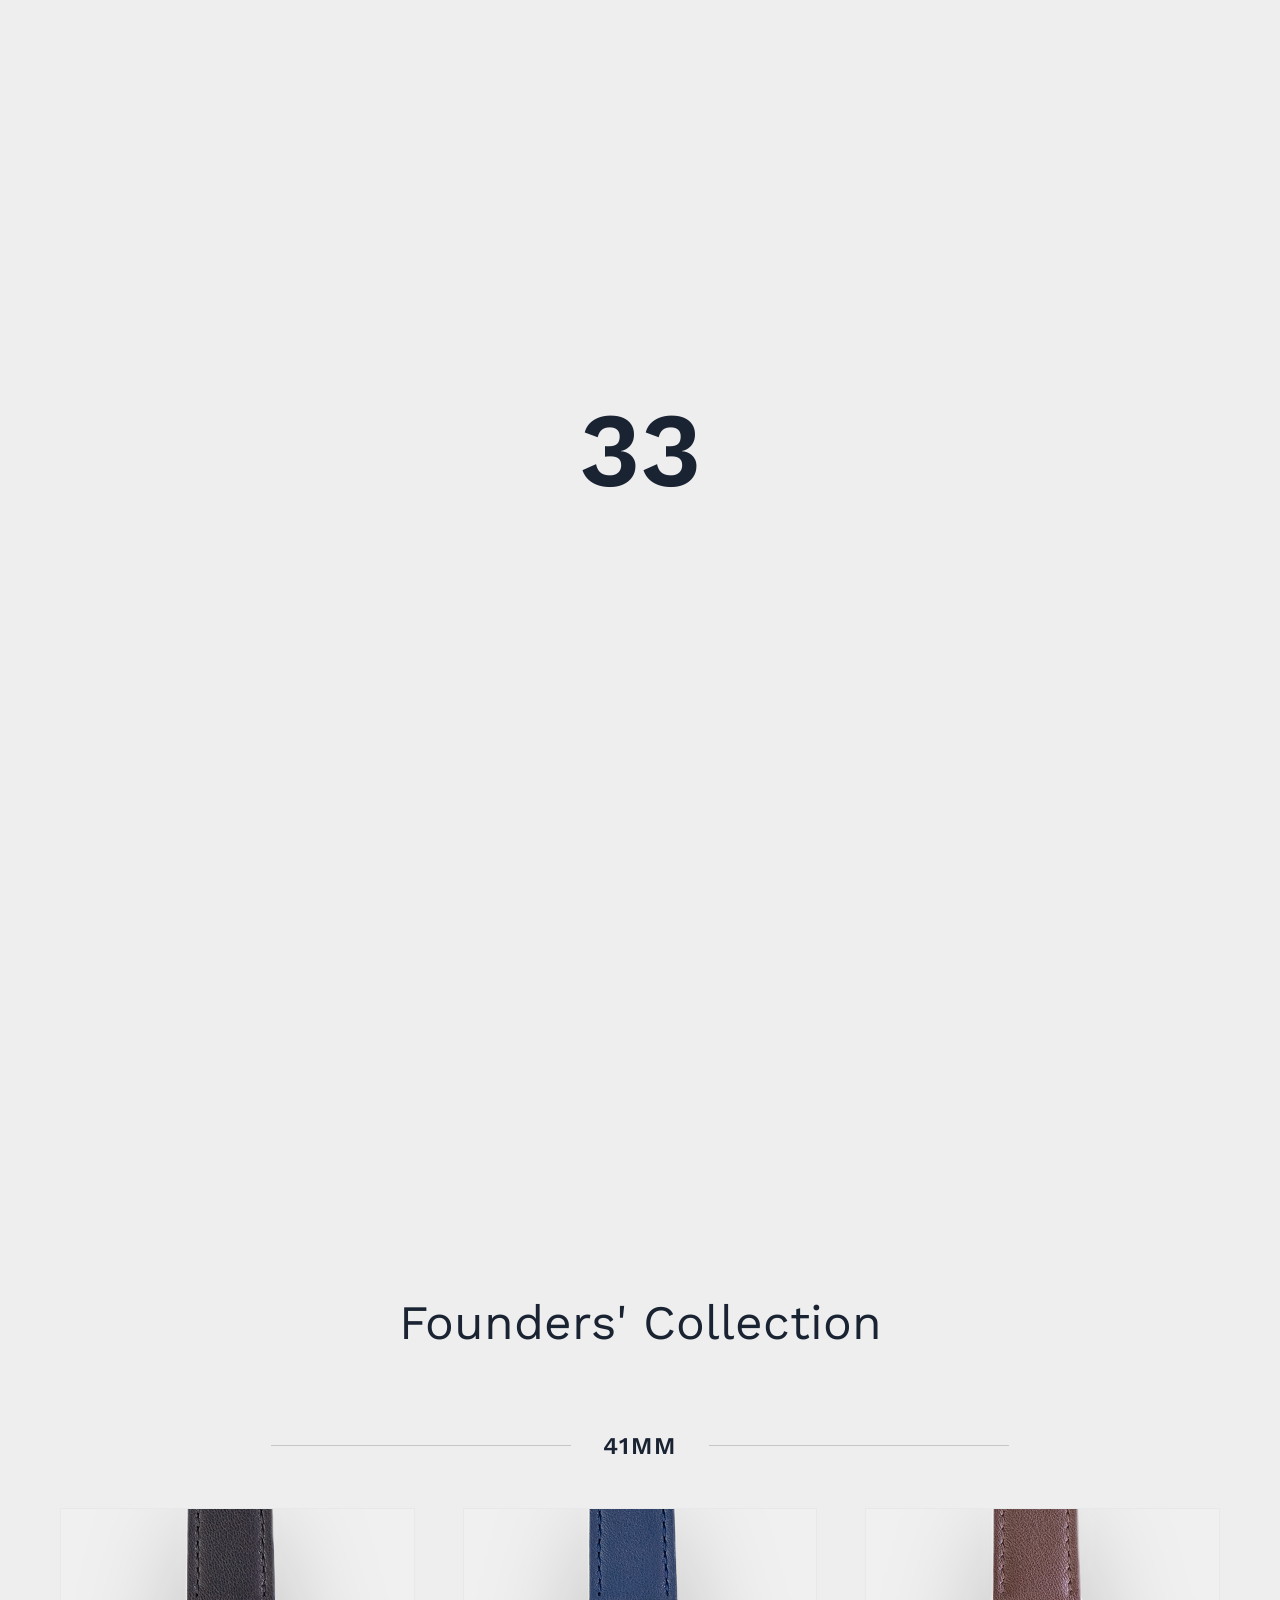
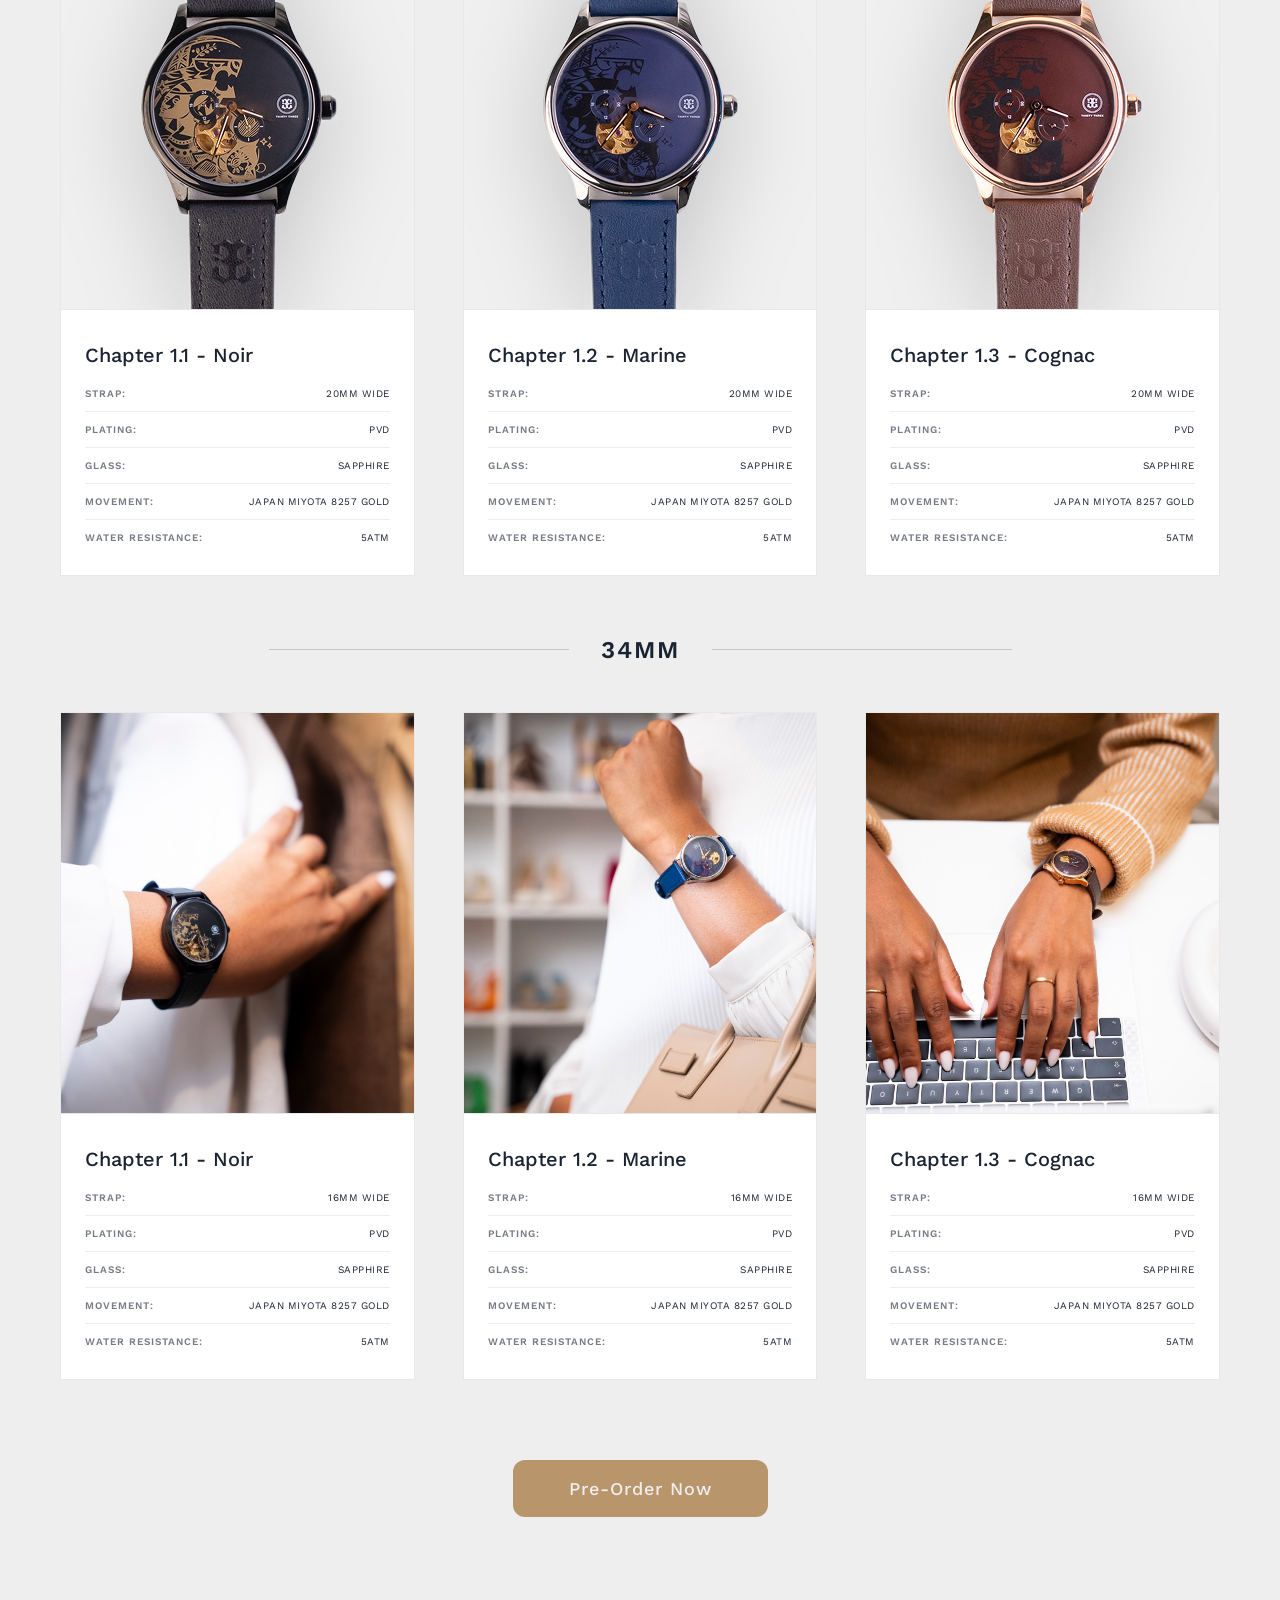
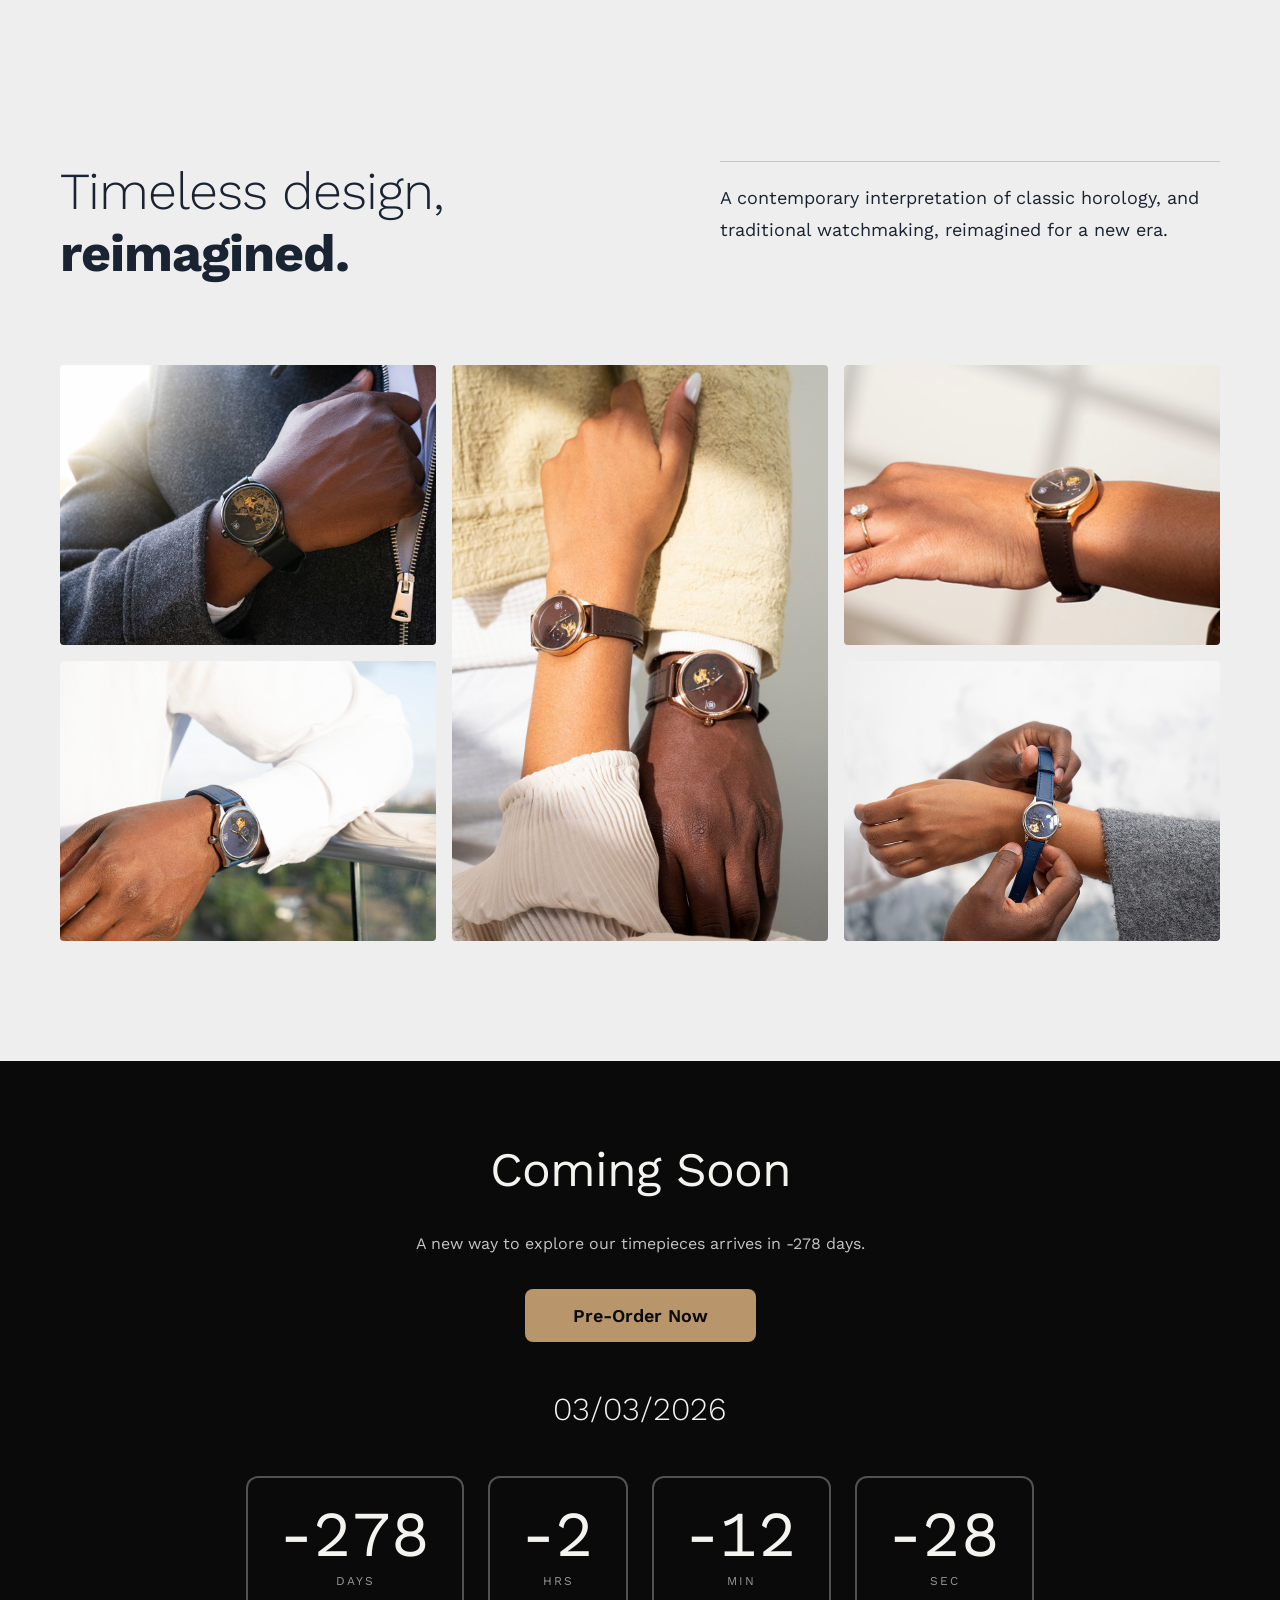
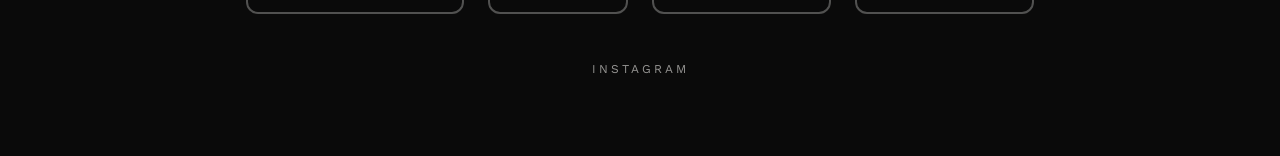
<file: index.html>
<!doctype html>
<html lang="en">
  <head>
    <meta charset="UTF-8" />
    <meta name="viewport" content="width=device-width, initial-scale=1.0" />

    <title>
      ThirtyThree Collection | Luxury African Timepieces | Mechanical Watches
    </title>
    <meta
      name="title"
      content="ThirtyThree Collection | Luxury African Timepieces | Mechanical Watches"
    />
    <meta
      name="description"
      content="Discover ThirtyThree Collection - Premium mechanical watches blending African craftsmanship with Swiss precision. Entry-luxury timepieces inspired by heritage and designed for the modern individual."
    />
    <meta
      name="keywords"
      content="luxury watches, African watches, mechanical watches, skeleton watches, ThirtyThree Collection, entry luxury timepieces, watch brand Kenya, watch brand Africa"
    />
    <meta name="author" content="ThirtyThree Collection" />
    <meta name="robots" content="index, follow" />

    <link rel="canonical" href="https://thirtythreecollection.com/" />

    <meta property="og:type" content="website" />
    <meta property="og:url" content="https://thirtythreecollection.com/" />
    <meta
      property="og:title"
      content="ThirtyThree Collection | Luxury African Timepieces"
    />
    <meta
      property="og:description"
      content="Premium mechanical watches blending African craftsmanship with Swiss precision. Timeless design, exceptional quality."
    />
    <meta
      property="og:image"
      content="https://thirtythreecollection.com/Assets/og-image.jpg"
    />
    <meta property="og:image:width" content="1200" />
    <meta property="og:image:height" content="630" />
    <meta property="og:site_name" content="ThirtyThree Collection" />
    <meta property="og:locale" content="en_US" />

    <meta property="twitter:card" content="summary_large_image" />
    <meta property="twitter:url" content="https://thirtythreecollection.com/" />
    <meta
      property="twitter:title"
      content="ThirtyThree Collection | Luxury African Timepieces"
    />
    <meta
      property="twitter:description"
      content="Premium mechanical watches blending African craftsmanship with Swiss precision. Timeless design, exceptional quality."
    />
    <meta
      property="twitter:image"
      content="https://thirtythreecollection.com/Assets/og-image.jpg"
    />
    <meta name="twitter:creator" content="@thirtythreecollection" />

    <meta name="theme-color" content="#0a0a0a" />
    <meta name="format-detection" content="telephone=no" />

    <link
      rel="icon"
      type="image/x-icon"
      href="./Assets/Logomark - Black-1.png"
    />
    <link rel="apple-touch-icon" href="/Assets/apple-touch-icon.png" />

    <link rel="preconnect" href="https://fonts.googleapis.com" />
    <link rel="preconnect" href="https://fonts.gstatic.com" crossorigin />

    <link rel="stylesheet" href="style.css" />

    <script type="application/ld+json">
      {
        "@context": "https://schema.org",
        "@type": "Organization",
        "name": "ThirtyThree Collection",
        "url": "https://thirtythreecollection.com",
        "logo": "https://thirtythreecollection.com/Assets/Brand Logo - Black-1.svg",
        "description": "Luxury mechanical watches blending African craftsmanship with Swiss precision",
        "foundingDate": "2022",
        "founders": [
          {
            "@type": "Person",
            "name": "Georgie"
          }
        ],
        "sameAs": [
          "https://www.instagram.com/thirtythreecollection",
          "https://www.facebook.com/thirtythreecollection",
          "https://twitter.com/thirtythreecollection"
        ],
        "contactPoint": {
          "@type": "ContactPoint",
          "contactType": "Customer Service",
          "email": "info@thirtythreecollection.com"
        }
      }
    </script>
  </head>
  <body>
    <div class="preloader" id="preloader">
      <div class="preloader-content">
        <svg class="preloader-circle" viewBox="0 0 200 200">
          <circle class="preloader-track" cx="100" cy="100" r="85" />
          <circle
            class="preloader-progress"
            cx="100"
            cy="100"
            r="85"
            id="progressCircle"
          />
        </svg>
        <div class="preloader-hand" id="preloaderHand"></div>
        <div class="preloader-percentage" id="preloaderPercentage">0</div>
      </div>
    </div>

    <div class="top-logo-brand" id="topLogoBrand">
      <a href="#home" class="brand-logo-link">
        <img
          src="./Assets/logo text - rexton.svg"
          alt="ThirtyThree Collection"
          class="brand-logo"
        />
      </a>
      <a href="#cart" class="cart-icon-link" aria-label="Shopping cart">
        <svg
          class="cart-icon"
          viewBox="0 0 24 24"
          fill="none"
          stroke="currentColor"
          stroke-width="2"
        >
          <circle cx="9" cy="21" r="1"></circle>
          <circle cx="20" cy="21" r="1"></circle>
          <path
            d="M1 1h4l2.68 13.39a2 2 0 0 0 2 1.61h9.72a2 2 0 0 0 2-1.61L23 6H6"
          ></path>
        </svg>
      </a>
    </div>

    <section class="hero" id="home">
      <div class="logo-watermark" id="logoWatermark">
        <img src="./Assets/Logomark 01.png" alt="ThirtyThree Logo" />
      </div>

      <div class="hero-label hero-label-top-left">
        <span>AUTOMATIC</span>
        <span>WINDING</span>
        <span>MICRO-ROTOR</span>
      </div>

      <div class="hero-label hero-label-top-right">
        <span>IN-HOUSE</span>
        <span>MOVEMENT</span>
        <span>ARCHITECTURE</span>
      </div>

      <div class="hero-label hero-label-bottom-right">
        <span>PRECISION</span>
        <span>TIME</span>
        <span>ARCHITECTURE</span>
      </div>

      <div class="hero-headline" id="heroHeadline">
        <span class="headline-line">It's about</span>
        <span class="headline-accent">time</span>
      </div>
    </section>

    <section class="watch-sequence-section" id="watchSequence">
      <div class="watch-sequence-container">
        <img
          id="heroWatchSequence"
          src="./Assets/ThirtyThree ImageSequence/frame_50_delay-0.1s.webp"
          alt="ThirtyThree Watch"
          class="watch-sequence-image"
        />
      </div>
    </section>

    <section class="shop-section" id="shop">
      <div class="shop-container">
        <div class="section-header">
          <h2 class="section-title">Founders' Collection</h2>
        </div>

        <div class="size-divider">
          <span class="size-label">41MM</span>
        </div>

        <div class="watch-grid watch-grid-41mm">
          <div class="watch-card">
            <div class="watch-card-image">
              <img
                src="./Assets/Chapter 1.1 Noir/Noir M main 01.png"
                alt="Chapter 1.1 - Noir"
                class="main-image"
              />
              <img
                src="./Assets/Chapter 1.1 Noir/Noir M hover 01.png"
                alt="Chapter 1.1 - Noir Hover"
                class="hover-image"
              />
            </div>
            <div class="watch-card-info">
              <h3 class="watch-name">Chapter 1.1 - Noir</h3>
              <div class="watch-specs-grid">
                <div class="spec-item">
                  <span class="spec-label">STRAP:</span>
                  <span class="spec-value">20MM WIDE</span>
                </div>
                <div class="spec-item">
                  <span class="spec-label">PLATING:</span>
                  <span class="spec-value">PVD</span>
                </div>
                <div class="spec-item">
                  <span class="spec-label">GLASS:</span>
                  <span class="spec-value">SAPPHIRE</span>
                </div>
                <div class="spec-item">
                  <span class="spec-label">MOVEMENT:</span>
                  <span class="spec-value">JAPAN MIYOTA 8257 GOLD</span>
                </div>
                <div class="spec-item">
                  <span class="spec-label">WATER RESISTANCE:</span>
                  <span class="spec-value">5ATM</span>
                </div>
              </div>
            </div>
          </div>

          <div class="watch-card">
            <div class="watch-card-image">
              <img
                src="./Assets/Chapter 1.2 Marine/Marine M main 01.png"
                alt="Chapter 1.2 - Marine"
                class="main-image"
              />
              <img
                src="./Assets/Chapter 1.2 Marine/Marine M hover 01.png"
                alt="Chapter 1.2 - Marine Hover"
                class="hover-image"
              />
            </div>
            <div class="watch-card-info">
              <h3 class="watch-name">Chapter 1.2 - Marine</h3>
              <div class="watch-specs-grid">
                <div class="spec-item">
                  <span class="spec-label">STRAP:</span>
                  <span class="spec-value">20MM WIDE</span>
                </div>
                <div class="spec-item">
                  <span class="spec-label">PLATING:</span>
                  <span class="spec-value">PVD</span>
                </div>
                <div class="spec-item">
                  <span class="spec-label">GLASS:</span>
                  <span class="spec-value">SAPPHIRE</span>
                </div>
                <div class="spec-item">
                  <span class="spec-label">MOVEMENT:</span>
                  <span class="spec-value">JAPAN MIYOTA 8257 GOLD</span>
                </div>
                <div class="spec-item">
                  <span class="spec-label">WATER RESISTANCE:</span>
                  <span class="spec-value">5ATM</span>
                </div>
              </div>
            </div>
          </div>

          <div class="watch-card">
            <div class="watch-card-image">
              <img
                src="./Assets/Chapter 1.3 Cognac/Cognac M main 01.png"
                alt="Chapter 1.3 - Cognac"
                class="main-image"
              />
              <img
                src="./Assets/Chapter 1.3 Cognac/Cognac M hover 01.png"
                alt="Chapter 1.3 - Cognac Hover"
                class="hover-image"
              />
            </div>
            <div class="watch-card-info">
              <h3 class="watch-name">Chapter 1.3 - Cognac</h3>
              <div class="watch-specs-grid">
                <div class="spec-item">
                  <span class="spec-label">STRAP:</span>
                  <span class="spec-value">20MM WIDE</span>
                </div>
                <div class="spec-item">
                  <span class="spec-label">PLATING:</span>
                  <span class="spec-value">PVD</span>
                </div>
                <div class="spec-item">
                  <span class="spec-label">GLASS:</span>
                  <span class="spec-value">SAPPHIRE</span>
                </div>
                <div class="spec-item">
                  <span class="spec-label">MOVEMENT:</span>
                  <span class="spec-value">JAPAN MIYOTA 8257 GOLD</span>
                </div>
                <div class="spec-item">
                  <span class="spec-label">WATER RESISTANCE:</span>
                  <span class="spec-value">5ATM</span>
                </div>
              </div>
            </div>
          </div>
        </div>

        <div class="size-divider">
          <span class="size-label">34MM</span>
        </div>

        <div class="watch-grid watch-grid-34mm">
          <div class="watch-card">
            <div class="watch-card-image">
              <img
                src="./Assets/Chapter 1.1 Noir/Noir W main 01.png"
                alt="Chapter 1.1 - Noir"
                class="main-image"
              />
              <img
                src="./Assets/Chapter 1.1 Noir/Noir W hover 01.png"
                alt="Chapter 1.1 - Noir Hover"
                class="hover-image"
              />
            </div>
            <div class="watch-card-info">
              <h3 class="watch-name">Chapter 1.1 - Noir</h3>
              <div class="watch-specs-grid">
                <div class="spec-item">
                  <span class="spec-label">STRAP:</span>
                  <span class="spec-value">16MM WIDE</span>
                </div>
                <div class="spec-item">
                  <span class="spec-label">PLATING:</span>
                  <span class="spec-value">PVD</span>
                </div>
                <div class="spec-item">
                  <span class="spec-label">GLASS:</span>
                  <span class="spec-value">SAPPHIRE</span>
                </div>
                <div class="spec-item">
                  <span class="spec-label">MOVEMENT:</span>
                  <span class="spec-value">JAPAN MIYOTA 8257 GOLD</span>
                </div>
                <div class="spec-item">
                  <span class="spec-label">WATER RESISTANCE:</span>
                  <span class="spec-value">5ATM</span>
                </div>
              </div>
            </div>
          </div>

          <div class="watch-card">
            <div class="watch-card-image">
              <img
                src="./Assets/Chapter 1.2 Marine/Marine W main 01.png"
                alt="Chapter 1.2 - Marine"
                class="main-image"
              />
              <img
                src="./Assets/Chapter 1.2 Marine/Marine W hover 01.png"
                alt="Chapter 1.2 - Marine Hover"
                class="hover-image"
              />
            </div>
            <div class="watch-card-info">
              <h3 class="watch-name">Chapter 1.2 - Marine</h3>
              <div class="watch-specs-grid">
                <div class="spec-item">
                  <span class="spec-label">STRAP:</span>
                  <span class="spec-value">16MM WIDE</span>
                </div>
                <div class="spec-item">
                  <span class="spec-label">PLATING:</span>
                  <span class="spec-value">PVD</span>
                </div>
                <div class="spec-item">
                  <span class="spec-label">GLASS:</span>
                  <span class="spec-value">SAPPHIRE</span>
                </div>
                <div class="spec-item">
                  <span class="spec-label">MOVEMENT:</span>
                  <span class="spec-value">JAPAN MIYOTA 8257 GOLD</span>
                </div>
                <div class="spec-item">
                  <span class="spec-label">WATER RESISTANCE:</span>
                  <span class="spec-value">5ATM</span>
                </div>
              </div>
            </div>
          </div>

          <div class="watch-card">
            <div class="watch-card-image">
              <img
                src="./Assets/Chapter 1.3 Cognac/Cognac W main 01.png"
                alt="Chapter 1.3 - Cognac"
                class="main-image"
              />
              <img
                src="./Assets/Chapter 1.3 Cognac/Cognac W hover 01.png"
                alt="Chapter 1.3 - Cognac Hover"
                class="hover-image"
              />
            </div>
            <div class="watch-card-info">
              <h3 class="watch-name">Chapter 1.3 - Cognac</h3>
              <div class="watch-specs-grid">
                <div class="spec-item">
                  <span class="spec-label">STRAP:</span>
                  <span class="spec-value">16MM WIDE</span>
                </div>
                <div class="spec-item">
                  <span class="spec-label">PLATING:</span>
                  <span class="spec-value">PVD</span>
                </div>
                <div class="spec-item">
                  <span class="spec-label">GLASS:</span>
                  <span class="spec-value">SAPPHIRE</span>
                </div>
                <div class="spec-item">
                  <span class="spec-label">MOVEMENT:</span>
                  <span class="spec-value">JAPAN MIYOTA 8257 GOLD</span>
                </div>
                <div class="spec-item">
                  <span class="spec-label">WATER RESISTANCE:</span>
                  <span class="spec-value">5ATM</span>
                </div>
              </div>
            </div>
          </div>
        </div>

        <div class="shop-cta">
          <a href="pre-order.html" class="btn btn-primary btn-lg"
            >Pre-Order Now</a
          >
        </div>
      </div>
    </section>

    <section class="lifestyle-section">
      <div class="lifestyle-container">
        <div class="lifestyle-content">
          <div class="lifestyle-text">
            <h2 class="lifestyle-title">
              Timeless design,<br />
              <span class="lifestyle-title-bold">reimagined.</span>
            </h2>
            <p class="lifestyle-description">
              A contemporary interpretation of classic horology, and traditional
              watchmaking, reimagined for a new era.
            </p>
          </div>

          <div class="lifestyle-grid">
            <div class="lifestyle-image lifestyle-image-1">
              <img
                src="./Assets/Lifestyle/Lifestyle 01.png"
                alt="Watch lifestyle"
              />
            </div>
            <div class="lifestyle-image lifestyle-image-2">
              <img
                src="./Assets/Lifestyle/Lifestyle 02.png"
                alt="Watch lifestyle"
              />
            </div>
            <div class="lifestyle-image lifestyle-image-3">
              <img
                src="./Assets/Lifestyle/Lifestyle 03.png"
                alt="Watch lifestyle"
              />
            </div>
            <div class="lifestyle-image lifestyle-image-4">
              <img
                src="./Assets/Lifestyle/Lifestyle 04.png"
                alt="Watch lifestyle"
              />
            </div>
            <div class="lifestyle-image lifestyle-image-5">
              <img
                src="./Assets/Lifestyle/Lifestyle 05.png"
                alt="Watch lifestyle"
              />
            </div>
          </div>
        </div>
      </div>
    </section>

    <footer class="footer">
      <div class="footer-container">
        <h2 class="footer-title">Coming Soon</h2>
        <p class="footer-subtitle">
          A new way to explore our timepieces arrives in
          <span class="footer-days-text">27</span> days.
        </p>

        <a href="pre-order.html" class="footer-cta-button">Pre-Order Now</a>

        <div class="footer-date">03/03/2026</div>

        <div class="footer-countdown">
          <div class="countdown-box">
            <div class="countdown-number countdown-number-days">27</div>
            <div class="countdown-label">DAYS</div>
          </div>
          <div class="countdown-box">
            <div class="countdown-number countdown-number-hours">10</div>
            <div class="countdown-label">HRS</div>
          </div>
          <div class="countdown-box">
            <div class="countdown-number countdown-number-minutes">59</div>
            <div class="countdown-label">MIN</div>
          </div>
          <div class="countdown-box">
            <div class="countdown-number countdown-number-seconds">45</div>
            <div class="countdown-label">SEC</div>
          </div>
        </div>

        <a href="#" class="footer-instagram">INSTAGRAM</a>
      </div>
    </footer>
    <script src="script.js"></script>
  </body>
</html>
</file>
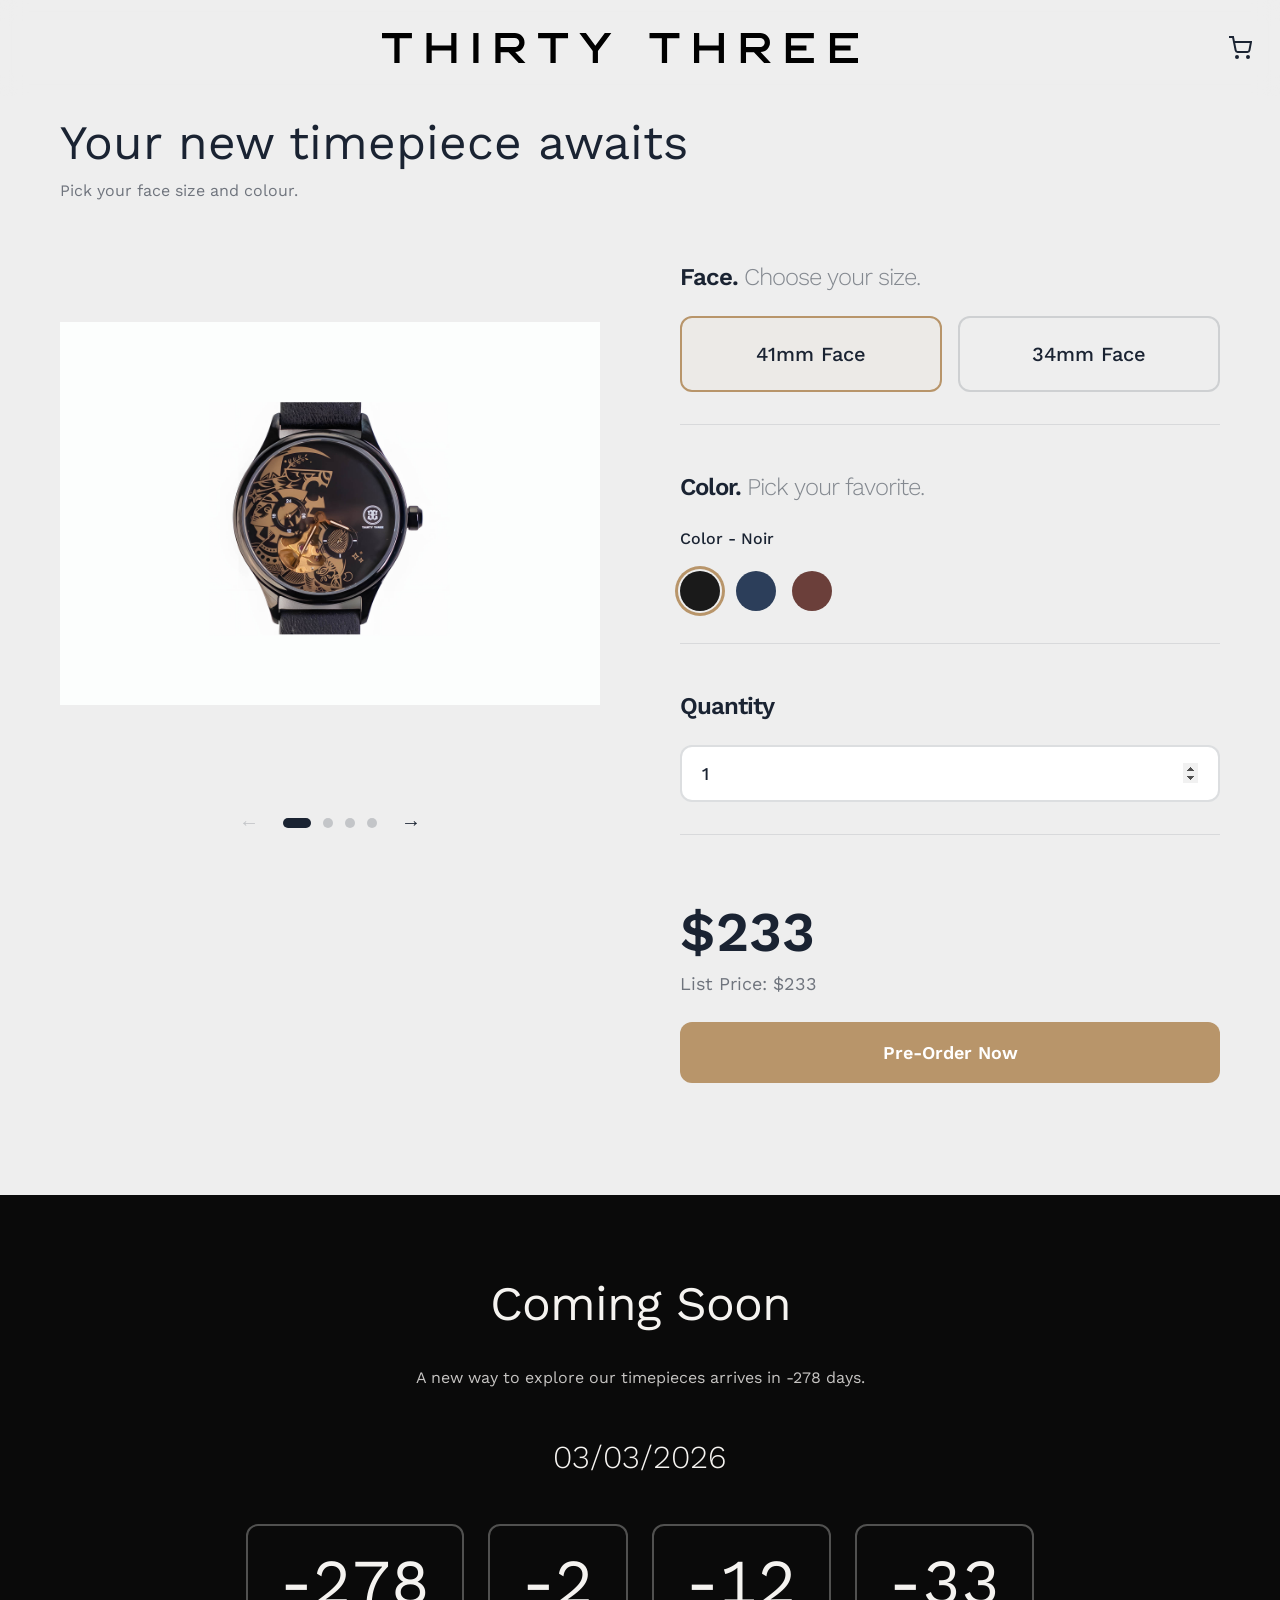
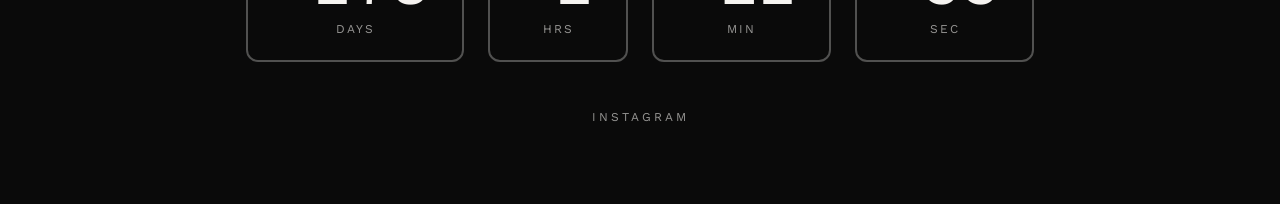
<file: pre-order.html>
<!doctype html>
<html lang="en">
  <head>
    <meta charset="UTF-8" />
    <meta name="viewport" content="width=device-width, initial-scale=1.0" />
    <title>Pre-Order | ThirtyThree Collection</title>
    <link
      rel="icon"
      type="image/x-icon"
      href="./Assets/Logomark - Black-1.png"
    />
    <link rel="stylesheet" href="style.css" />
  </head>
  <body>
    <div class="top-logo-brand" id="topLogoBrand">
      <a href="index.html" class="brand-logo-link">
        <img
          src="./Assets/logo text - rexton.svg"
          alt="ThirtyThree Collection"
          class="brand-logo"
        />
      </a>
      <a href="#cart" class="cart-icon-link" aria-label="Shopping cart">
        <svg
          class="cart-icon"
          viewBox="0 0 24 24"
          fill="none"
          stroke="currentColor"
          stroke-width="2"
        >
          <circle cx="9" cy="21" r="1"></circle>
          <circle cx="20" cy="21" r="1"></circle>
          <path
            d="M1 1h4l2.68 13.39a2 2 0 0 0 2 1.61h9.72a2 2 0 0 0 2-1.61L23 6H6"
          ></path>
        </svg>
      </a>
    </div>

    <section class="preorder-section">
      <div class="preorder-container">
        <div class="preorder-header">
          <h1 class="preorder-title">Your new timepiece awaits</h1>
          <p class="preorder-subtitle">Pick your face size and colour.</p>
        </div>

        <div class="preorder-content">
          <div class="preorder-image-section">
            <div class="watch-display-area">
              <img
                src=""
                alt="Selected watch"
                class="selected-watch-image"
                id="selectedWatchImage"
              />
            </div>
            <div class="image-dots">
              <button
                class="carousel-arrow carousel-prev"
                aria-label="Previous image"
              >
                ←
              </button>
              <div class="dots-container"></div>
              <button
                class="carousel-arrow carousel-next"
                aria-label="Next image"
              >
                →
              </button>
            </div>
          </div>

          <div class="preorder-config-section">
            <div class="config-group">
              <h2 class="config-label">
                Face. <span class="config-label-light">Choose your size.</span>
              </h2>

              <div class="size-options">
                <div class="size-option active" data-size="41mm">
                  <div class="size-option-content">
                    <span class="size-option-name">41mm Face</span>
                  </div>
                </div>

                <div class="size-option" data-size="34mm">
                  <div class="size-option-content">
                    <span class="size-option-name">34mm Face</span>
                  </div>
                </div>
              </div>
            </div>

            <div class="config-group">
              <h2 class="config-label">
                Color.
                <span class="config-label-light">Pick your favorite.</span>
              </h2>

              <p class="selected-color-name">Color - Noir</p>

              <div class="color-options">
                <div
                  class="color-swatch active"
                  data-color="noir"
                  style="background: #1a1a1a"
                ></div>
                <div
                  class="color-swatch"
                  data-color="marine"
                  style="background: #2c3e5a"
                ></div>
                <div
                  class="color-swatch"
                  data-color="cognac"
                  style="background: #6b3f3a"
                ></div>
              </div>
            </div>

            <div class="config-group">
              <h2 class="config-label">Quantity</h2>

              <input
                type="number"
                id="quantity-input"
                class="quantity-input"
                value="1"
                min="1"
                max="999"
              />
            </div>

            <div class="config-group price-section">
              <div class="price-display">
                <div class="price-amount">$233</div>
                <div class="price-discount">List Price: $233</div>
              </div>

              <button class="preorder-cta-button">Pre-Order Now</button>
            </div>
          </div>
        </div>
      </div>
    </section>
    <footer class="footer">
      <div class="footer-container">
        <h2 class="footer-title">Coming Soon</h2>
        <p class="footer-subtitle">
          A new way to explore our timepieces arrives in
          <span class="footer-days-text">27</span> days.
        </p>

        <div class="footer-date">03/03/2026</div>

        <div class="footer-countdown">
          <div class="countdown-box">
            <div class="countdown-number countdown-number-days">27</div>
            <div class="countdown-label">DAYS</div>
          </div>
          <div class="countdown-box">
            <div class="countdown-number countdown-number-hours">10</div>
            <div class="countdown-label">HRS</div>
          </div>
          <div class="countdown-box">
            <div class="countdown-number countdown-number-minutes">59</div>
            <div class="countdown-label">MIN</div>
          </div>
          <div class="countdown-box">
            <div class="countdown-number countdown-number-seconds">45</div>
            <div class="countdown-label">SEC</div>
          </div>
        </div>

        <a href="#" class="footer-instagram">INSTAGRAM</a>
      </div>
    </footer>
    <script src="script.js"></script>
    <script src="preorder-interactive.js"></script>
  </body>
</html>
</file>
<file: style.css>
@import url("https://fonts.googleapis.com/css2?family=Work+Sans:ital,wght@0,100..900;1,100..900&display=swap");

* {
  margin: 0;
  padding: 0;
  box-sizing: border-box;
}

:root {
  --midnight: #0a0a0a;
  --gold: #b8956a;
  --cream: #f5f3f0;
  --navy: #1a2332;
  --off-white: #eeeeee;

  --fw-light: 300;
  --fw-regular: 400;
  --fw-medium: 500;
  --fw-semibold: 600;
  --fw-bold: 700;

  --fs-xs: 11px;
  --fs-sm: 13px;
  --fs-base: 16px;
  --fs-lg: 18px;
  --fs-xl: 20px;
  --fs-2xl: 24px;
  --fs-3xl: 36px;
  --fs-4xl: 44px;
  --fs-5xl: 52px;
  --fs-6xl: 64px;
  --fs-7xl: 100px;
  --fs-8xl: 140px;

  --btn-padding-sm: 12px 32px;
  --btn-padding-md: 16px 48px;
  --btn-padding-lg: 20px 60px;

  --transition-fast: 0.3s ease;
  --transition-base: 0.4s cubic-bezier(0.4, 0, 0.2, 1);
  --transition-slow: 0.6s ease;
}

body {
  font-family: "Work Sans", sans-serif;
  background: var(--off-white);
  color: var(--cream);
  overflow-x: hidden;
  overflow-y: auto; /* Add this */
}

html {
  scroll-behavior: smooth;
}

/* ==================== TYPOGRAPHY SYSTEM ==================== */

h1,
h2,
h3,
h4,
h5,
h6 {
  font-family: "Work Sans", sans-serif;
  font-weight: 700;
  line-height: 1.2;
  color: var(--navy);
  margin: 0;
}

h1 {
  font-size: var(--fs-8xl);
  letter-spacing: -3px;
  line-height: 0.95;
}

h2 {
  font-size: var(--fs-6xl);
  letter-spacing: -1px;
}

h3 {
  font-size: var(--fs-xl);
  font-weight: 600;
  letter-spacing: 0;
}

h4 {
  font-size: var(--fs-2xl);
  font-weight: 600;
}

h5 {
  font-size: var(--fs-lg);
  font-weight: 600;
}

h6 {
  font-size: var(--fs-base);
  font-weight: 600;
}

p {
  font-family: "Work Sans", sans-serif;
  font-size: var(--fs-base);
  font-weight: 400;
  line-height: 1.6;
  color: var(--navy);
  margin: 0;
}

.text-display {
  font-family: "Work Sans", sans-serif;
  font-size: var(--fs-8xl);
  font-weight: 700;
  letter-spacing: -3px;
  line-height: 0.95;
}

.text-title {
  font-family: "Work Sans", sans-serif;
  font-size: var(--fs-6xl);
  font-weight: 700;
  letter-spacing: -1px;
}

.text-subtitle {
  font-size: var(--fs-base);
  font-weight: 300;
  letter-spacing: 4px;
  text-transform: uppercase;
  color: rgba(26, 35, 50, 0.5);
}

.text-lg {
  font-size: var(--fs-lg);
  line-height: 1.6;
}

.text-sm {
  font-size: var(--fs-sm);
  line-height: 1.5;
}

.text-xs {
  font-size: var(--fs-xs);
  line-height: 1.4;
}

.text-label {
  font-size: var(--fs-sm);
  font-weight: 400;
  letter-spacing: 2px;
  text-transform: uppercase;
}

.text-accent {
  font-style: italic;
  color: var(--gold);
}

.font-light {
  font-weight: var(--fw-light);
}
.font-regular {
  font-weight: var(--fw-regular);
}
.font-medium {
  font-weight: var(--fw-medium);
}
.font-semibold {
  font-weight: var(--fw-semibold);
}
.font-bold {
  font-weight: var(--fw-bold);
}

.text-navy {
  color: var(--navy);
}
.text-gold {
  color: var(--gold);
}
.text-cream {
  color: var(--cream);
}
.text-midnight {
  color: var(--midnight);
}
.text-muted {
  color: rgba(26, 35, 50, 0.6);
}

.text-left {
  text-align: left;
}
.text-center {
  text-align: center;
}
.text-right {
  text-align: right;
}

@media (max-width: 1200px) {
  h1,
  .text-display {
    font-size: 100px;
    letter-spacing: -2px;
  }

  h2,
  .text-title {
    font-size: 52px;
  }
}

@media (max-width: 900px) {
  h1,
  .text-display {
    font-size: 80px;
    letter-spacing: -1.5px;
  }

  h2,
  .text-title {
    font-size: 44px;
  }

  h3 {
    font-size: 18px;
  }
}

@media (max-width: 768px) {
  h1,
  .text-display {
    font-size: 64px;
    letter-spacing: -1px;
  }

  h2,
  .text-title {
    font-size: 36px;
  }

  h3 {
    font-size: 18px;
  }

  .text-subtitle {
    font-size: 13px;
    letter-spacing: 3px;
  }

  p {
    font-size: 15px;
  }
}

@media (max-width: 480px) {
  h1,
  .text-display {
    font-size: 48px;
    letter-spacing: -0.5px;
    line-height: 1;
  }

  h2,
  .text-title {
    font-size: 32px;
  }

  h3 {
    font-size: 17px;
  }

  .text-subtitle {
    font-size: 12px;
  }

  p {
    font-size: 14px;
  }
}

/* ==================== PRELOADER ==================== */

/* ==================== PRELOADER ==================== */

.preloader {
  position: fixed;
  top: 0;
  left: 0;
  width: 100%;
  height: 100%;
  background: var(--off-white);
  display: flex;
  align-items: center;
  justify-content: center;
  z-index: 9999;
  opacity: 1;
  transition: opacity 0.8s ease;
}

.preloader.hidden {
  opacity: 0;
  pointer-events: none;
}

body.loading {
  overflow: hidden;
}

body.loading .top-logo-brand,
body.loading .hero,
body.loading .watch-sequence-section {
  opacity: 0;
}

.top-logo-brand,
.hero,
.watch-sequence-section {
  transition: opacity 0.8s ease 0.3s;
}

body.loaded .top-logo-brand,
body.loaded .hero,
body.loaded .watch-sequence-section {
  opacity: 1;
}

.preloader-content {
  position: relative;
  width: 300px;
  height: 300px;
}

.preloader-circle {
  width: 100%;
  height: 100%;
  transform: rotate(-90deg);
}

.preloader-track {
  fill: none;
  stroke: rgba(26, 35, 50, 0.1);
  stroke-width: 4;
}

.preloader-progress {
  fill: none;
  stroke: var(--gold);
  stroke-width: 4;
  stroke-linecap: round;
  stroke-dasharray: 534;
  stroke-dashoffset: 534;
  transition: stroke-dashoffset 0.1s linear;
}

.preloader-percentage {
  position: absolute;
  top: 50%;
  left: 50%;
  transform: translate(-50%, -50%);
  font-family: "Work Sans", sans-serif;
  font-size: 70px;
  font-weight: 600;
  color: var(--navy);
  background: var(--off-white);
  width: 100px;
  height: 100px;
  border-radius: 50%;
  display: flex;
  align-items: center;
  justify-content: center;
  z-index: 2;
}

.preloader-hand {
  position: absolute;
  top: 50%;
  left: 50%;
  width: 2px;
  height: 40px;
  background: var(--navy);
  transform-origin: 50% 100px;
  transform: translate(-50%, -100px) rotate(0deg);
  transition: opacity 0.3s ease;
  z-index: 1;
}

@media (max-width: 480px) {
  .preloader-content {
    width: 220px;
    height: 220px;
  }

  .preloader-hand {
    height: 80px;
    transform-origin: 50% 80px;
    transform: translate(-50%, -80px) rotate(0deg);
  }

  .preloader-percentage {
    font-size: 36px;
    width: 80px;
    height: 80px;
  }
}

/* ==================== TOP LOGO BRAND SYSTEM ==================== */
.top-logo-brand {
  position: fixed;
  top: 0;
  left: 0;
  right: 0;
  z-index: 200;
  display: flex;
  justify-content: space-between;
  align-items: center;
  padding: 28px 20px;
  background: rgba(238, 238, 238, 0.95);
  backdrop-filter: blur(12px);
  transition: all 0.4s cubic-bezier(0.4, 0.2, 1);
}

.top-logo-brand.scrolled {
  padding: 20px 20px;
  background: rgba(238, 238, 238, 0.98);
  box-shadow: none;
}

.brand-logo-link {
  flex: 1;
  display: flex;
  justify-content: center;
  text-decoration: none;
  transition: transform 0.3s ease;
}

.brand-logo-link:hover {
  transform: scale(1.02);
}

.brand-logo-link:active {
  transform: scale(0.98);
}

.brand-logo {
  height: 30px;
  width: auto;
  display: block;
  transition: all 0.4s cubic-bezier(0.4, 0, 0.2, 1);
  filter: brightness(0) saturate(100%);
}

.top-logo-brand.scrolled .brand-logo {
  height: 26px;
}

.cart-icon-link {
  display: flex;
  align-items: center;
  justify-content: center;
  width: 40px;
  height: 40px;
  color: var(--navy);
  transition: all 0.3s ease;
  cursor: pointer;
  text-decoration: none;
}

.cart-icon {
  width: 24px;
  height: 24px;
  stroke: var(--navy);
}

.cart-icon-link:hover {
  color: var(--gold);
}

.cart-icon-link:hover .cart-icon {
  stroke: var(--gold);
}

@media (max-width: 900px) {
  .top-logo-brand {
    padding: 24px 0;
  }

  .top-logo-brand.scrolled {
    padding: 16px 0;
  }

  .brand-logo {
    height: 28px;
  }

  .top-logo-brand.scrolled .brand-logo {
    height: 25px;
  }

  .cart-icon-link {
    width: 38px;
    height: 38px;
  }

  .cart-icon {
    width: 22px;
    height: 22px;
  }
}

@media (max-width: 768px) {
  .top-logo-brand {
    padding: 20px 16px;
  }

  .top-logo-brand.scrolled {
    padding: 14px 16px;
  }

  .brand-logo {
    height: 23px;
    max-width: calc(100vw - 32px);
  }

  .top-logo-brand.scrolled .brand-logo {
    height: 20px;
  }

  .cart-icon-link {
    width: 36px;
    height: 36px;
  }

  .cart-icon {
    width: 20px;
    height: 20px;
  }
}

@media (max-width: 480px) {
  .top-logo-brand {
    padding: 16px 0;
  }

  .top-logo-brand.scrolled {
    padding: 12px 0;
  }

  .brand-logo {
    height: 18px;
  }

  .top-logo-brand.scrolled .brand-logo {
    height: 15px;
  }

  .cart-icon-link {
    width: 32px;
    height: 32px;
  }

  .cart-icon {
    width: 18px;
    height: 18px;
  }
}

/* ==================== BUTTON SYSTEM ==================== */

.btn,
button.btn,
a.btn {
  font-family: inherit;
  font-size: var(--fs-sm);
  letter-spacing: 3px;
  text-transform: uppercase;
  font-weight: var(--fw-semibold);

  display: inline-block;
  padding: 16px 48px;

  border: none;
  background: transparent;
  cursor: pointer;
  text-decoration: none;
  white-space: nowrap;

  position: relative;
  overflow: hidden;

  transition: all var(--transition-base);
}

.btn-primary {
  background: transparent;
  border: 2px solid var(--gold);
  color: var(--gold);
}

.btn-primary::before {
  content: "";
  position: absolute;
  top: 0;
  left: -100%;
  width: 100%;
  height: 100%;
  background: var(--gold);
  transition: left 0.4s cubic-bezier(0.4, 0, 0.2, 1);
  z-index: -1;
}

.btn-primary:hover {
  color: var(--midnight);
  border-color: var(--gold);
  transform: translateY(-2px);
  box-shadow: 0 10px 40px rgba(184, 149, 106, 0.3);
}

.btn-primary:hover::before {
  left: 0;
}

.btn-primary:active {
  transform: translateY(0);
}

.btn-secondary {
  background: rgba(184, 149, 106, 0.08);
  border: 2px solid var(--gold);
  color: var(--gold);
}

.btn-secondary:hover {
  background: var(--gold);
  color: var(--midnight);
  transform: translateY(-2px);
  box-shadow: 0 10px 40px rgba(184, 149, 106, 0.3);
}

.btn-secondary:active {
  transform: translateY(0);
}

.btn-tertiary {
  padding: 16px 48px;
  background: transparent;
  border: none;
  color: var(--gold);
}

.btn-tertiary::after {
  content: "";
  position: absolute;
  bottom: 12px;
  left: 48px;
  right: 48px;
  width: 0;
  height: 1px;
  background: var(--gold);
  transition: width 0.4s cubic-bezier(0.4, 0, 0.2, 1);
}

.btn-tertiary:hover::after {
  width: calc(100% - 96px);
}

.btn-dark {
  border-color: var(--navy);
  color: var(--navy);
}

.btn-dark::before {
  background: var(--navy);
}

.btn-dark:hover {
  color: var(--cream);
}

.btn-sm {
  padding: 12px 32px;
  font-size: var(--fs-xs);
  letter-spacing: 2px;
}

.btn-sm.btn-tertiary::after {
  left: 32px;
  right: 32px;
  bottom: 10px;
}

.btn-sm.btn-tertiary:hover::after {
  width: calc(100% - 64px);
}

.btn-md {
  padding: 16px 48px;
  font-size: var(--fs-sm);
}

.btn-lg {
  padding: 20px 60px;
  font-size: var(--fs-sm);
}

.btn-lg.btn-tertiary::after {
  left: 60px;
  right: 60px;
  bottom: 16px;
}

.btn-lg.btn-tertiary:hover::after {
  width: calc(100% - 120px);
}

.btn:disabled,
.btn.disabled {
  opacity: 0.5;
  cursor: not-allowed;
  transform: none !important;
  pointer-events: none;
}

.btn:disabled:hover,
.btn.disabled:hover {
  box-shadow: none;
  transform: none !important;
}

.btn-animated {
  opacity: 0;
  transform: translateY(20px);
  animation: fadeInUp 1s ease forwards 1.6s;
}

@media (max-width: 768px) {
  .btn-primary,
  .btn-secondary {
    padding: 16px 48px;
    font-size: var(--fs-xs);
  }

  .btn-lg {
    padding: 16px 48px;
    font-size: var(--fs-xs);
  }
}

@media (max-width: 480px) {
  .btn-primary,
  .btn-secondary {
    padding: 12px 32px;
    font-size: 11px;
    letter-spacing: 2px;
  }

  .btn-lg {
    padding: 12px 32px;
    font-size: 11px;
  }

  .btn-md {
    padding: 12px 32px;
    font-size: 11px;
  }
}

.cta-button {
  font-family: inherit;
  font-size: var(--fs-sm);
  letter-spacing: 3px;
  text-transform: uppercase;
  font-weight: var(--fw-semibold);
  display: inline-block;
  padding: 20px 60px;
  border: 2px solid var(--gold);
  background: transparent;
  color: var(--gold);
  cursor: pointer;
  text-decoration: none;
  white-space: nowrap;
  position: relative;
  overflow: hidden;
  transition: all var(--transition-base);
}

.cta-button::before {
  content: "";
  position: absolute;
  top: 0;
  left: -100%;
  width: 100%;
  height: 100%;
  background: var(--gold);
  transition: left 0.4s cubic-bezier(0.4, 0, 0.2, 1);
  z-index: -1;
}

.cta-button:hover {
  color: var(--midnight);
  transform: translateY(-2px);
  box-shadow: 0 10px 40px rgba(184, 149, 106, 0.3);
}

.cta-button:hover::before {
  left: 0;
}

.cta-button.secondary {
  background: rgba(184, 149, 106, 0.08);
}

.cta-button.secondary:hover {
  background: var(--gold);
}

.hero .cta-button {
  opacity: 0;
  transform: translateY(20px);
  animation: fadeInUp 1s ease forwards 1.6s;
}
/* ==================== HERO SECTION ==================== */

.hero {
  position: relative;
  min-height: 50vh;
  display: flex;
  align-items: center;
  justify-content: center;
  overflow: hidden;
  padding: 120px 40px 60px;
}

.logo-watermark {
  position: absolute;
  top: 60%;
  left: 50%;
  transform: translate(-50%, -50%);
  width: 170px;
  height: 170px;
  opacity: 0.04;
  pointer-events: none;
  z-index: 1;
}

.logo-watermark img {
  width: 100%;
  height: 100%;
  object-fit: contain;
  filter: brightness(1.8) contrast(0.8);
}

.hero-label {
  position: absolute;
  z-index: 5;
  display: flex;
  flex-direction: column;
  font-size: 12px;
  letter-spacing: 1px;
  text-transform: uppercase;
  font-weight: 400;
  color: var(--navy);
  line-height: 1.5;
  font-family: "Work Sans", sans-serif;
}

.hero-label span {
  display: block;
}

.hero-label-top-left {
  top: 120px;
  left: 40px;
}

.hero-label-top-right {
  top: 120px;
  right: 40px;
  text-align: right;
}

.hero-label-bottom-right {
  bottom: 60px;
  right: 40px;
  text-align: right;
}

.hero-headline {
  position: absolute;
  bottom: 60px;
  left: 40px;
  z-index: 5;
  display: flex;
  flex-direction: column;
  letter-spacing: 1px;
  color: var(--navy);
  line-height: 1;
  font-family: "Work Sans", sans-serif;
}

.headline-line {
  font-size: 36px;
  font-weight: 300;
}

.headline-accent {
  font-size: 40px;
  font-weight: 600;
}

@media (max-width: 1200px) {
  .hero {
    min-height: 40vh;
    padding: 100px 40px 60px;
  }

  .logo-watermark {
    width: 150px;
    height: 150px;
  }

  .hero-label {
    font-size: 11px;
  }

  .hero-label-top-left {
    top: 100px;
    left: 30px;
  }

  .hero-label-top-right {
    top: 100px;
    right: 30px;
  }

  .hero-label-bottom-right {
    bottom: 50px;
    right: 30px;
  }

  .hero-headline {
    bottom: 50px;
    left: 30px;
  }

  .headline-line {
    font-size: 32px;
  }

  .headline-accent {
    font-size: 36px;
  }
}

@media (max-width: 768px) {
  .hero {
    min-height: 40vh;
    padding: 100px 20px 40px;
  }

  .logo-watermark {
    width: 110px;
    height: 110px;
    opacity: 0.03;
  }

  .hero-label {
    font-size: 8px;
  }

  .hero-label-top-left {
    top: 80px;
    left: 20px;
  }

  .hero-label-top-right {
    top: 80px;
    right: 20px;
  }

  .hero-label-bottom-right {
    bottom: 40px;
    right: 20px;
  }

  .hero-headline {
    bottom: 40px;
    left: 20px;
  }

  .headline-line {
    font-size: 20px;
  }

  .headline-accent {
    font-size: 24px;
  }
}

@media (max-width: 480px) {
  .hero {
    min-height: 30vh;
    padding: 70px 16px 20px;
  }

  .logo-watermark {
    width: 100px;
    height: 100px;
  }

  .hero-label {
    font-size: 7px;
  }

  .hero-label-top-left {
    top: 70px;
    left: 16px;
  }

  .hero-label-top-right {
    top: 70px;
    right: 16px;
  }

  .hero-label-bottom-right {
    bottom: 30px;
    right: 16px;
  }

  .hero-headline {
    bottom: 30px;
    left: 16px;
  }

  .headline-line {
    font-size: 18px;
  }

  .headline-accent {
    font-size: 22px;
  }
}

/* ==================== WATCH SEQUENCE SECTION ==================== */

.watch-sequence-section {
  position: relative;
  min-height: 80vh;
  display: flex;
  align-items: center;
  justify-content: center;
  padding: 0;
  margin-top: 0;
}

.watch-sequence-container {
  width: 100%;
  height: 100%;
}

.watch-sequence-image {
  width: 100%;
  height: 100%;
  object-fit: contain;
}
@media (max-width: 1200px) {
  .watch-sequence-section {
    min-height: 10vh;
    padding: 0;
    margin-top: 0;
  }

  .watch-sequence-container {
    width: 100%;
    height: 100%;
  }

  .watch-sequence-image {
    width: 100%;
    height: 100%;
    object-fit: contain;
  }
}

@media (max-width: 768px) {
  .watch-sequence-section {
    min-height: 10vh;
    padding: 0;
    margin-top: 0;
  }

  .watch-sequence-container {
    width: 100%;
    height: 100%;
  }

  .watch-sequence-image {
    width: 100%;
    height: 100%;
    object-fit: contain;
  }
}

@media (max-width: 480px) {
  .watch-sequence-section {
    min-height: 10vh;
    padding: 0;
    margin-top: 0;
  }

  .watch-sequence-container {
    width: 100%;
    height: 100%;
  }

  .watch-sequence-image {
    width: 100%;
    height: 100%;
    object-fit: contain;
  }
}

/* ==================== WATCH SHOWCASE SECTION ==================== */

.watch-showcase {
  position: relative;
  padding: 80px 40px;
  min-height: 0;
}

.watch-showcase-container {
  max-width: 1400px;
  margin: 0 auto;
}

.watch-display {
  position: relative;
  width: 100%;
  min-height: 400px;
}

.watch-image {
  position: absolute;
  top: 0;
  left: 0;
  right: 0;
  width: 100%;
  opacity: 0;
  transition: opacity 0.5s ease;
  pointer-events: none;
}

.watch-image.active {
  opacity: 1;
  pointer-events: auto;
}

.watch-image img {
  width: 100%;
  height: auto;
  object-fit: contain;
}

@media (max-width: 1200px) {
  .watch-showcase {
    padding: 60px 40px;
  }

  .watch-display {
    min-height: 350px;
  }
}

@media (max-width: 768px) {
  .watch-showcase {
    padding: 50px 20px;
  }

  .watch-display {
    min-height: 300px;
  }
}

@media (max-width: 480px) {
  .watch-showcase {
    padding: 40px 16px;
  }

  .watch-display {
    min-height: 250px;
  }
}
/* ==================== SHOP SECTION ==================== */

.shop-section {
  background: var(--off-white);
  padding: 120px 60px;
  min-height: 100vh;
}

.shop-container {
  max-width: 1400px;
  margin: 0 auto;
}

.section-header {
  text-align: center;
  margin-bottom: 80px;
  opacity: 0;
  transform: translateY(30px);
  animation: fadeInUp 1s ease forwards;
}

.section-title {
  font-family: "Work Sans", sans-serif;
  font-size: 48px;
  font-weight: 400;
  color: var(--navy);
  margin-bottom: 0;
  letter-spacing: 0;
}

.size-divider {
  display: flex;
  align-items: center;
  justify-content: center;
  margin: 60px 0 48px;
  gap: 32px;
}

.size-divider::before,
.size-divider::after {
  content: "";
  flex: 1;
  height: 1px;
  background: rgba(26, 35, 50, 0.2);
  max-width: 300px;
}

.size-label {
  font-size: 24px;
  font-weight: 600;
  color: var(--navy);
  letter-spacing: 2px;
}

.watch-grid {
  display: grid;
  grid-template-columns: repeat(3, 1fr);
  gap: 48px;
  margin-bottom: 48px;
}

.watch-card {
  background: #fff;
  border: 1px solid rgba(26, 35, 50, 0.1);
  border-radius: 0;
  overflow: hidden;
  cursor: pointer;
  transition: all 0.4s cubic-bezier(0.4, 0, 0.2, 1);
  opacity: 0;
  transform: translateY(40px);
  animation: fadeInUp 0.8s ease forwards;
}

.watch-card:nth-child(1) {
  animation-delay: 0.1s;
}

.watch-card:nth-child(2) {
  animation-delay: 0.2s;
}

.watch-card:nth-child(3) {
  animation-delay: 0.3s;
}

.watch-card:hover {
  transform: translateY(-8px);
  border-color: rgba(184, 149, 106, 0.3);
  box-shadow: 0 20px 60px rgba(184, 149, 106, 0.15);
}

.watch-card-image {
  position: relative;
  background: #f0f0f0;
  padding: 48px 32px;
  display: flex;
  align-items: center;
  justify-content: center;
  min-height: 400px;
  overflow: hidden;
}

.watch-card-image img {
  width: 100%;
  height: 100%;
  filter: drop-shadow(0 20px 50px rgba(0, 0, 0, 0.2));
  transition: all 0.4s cubic-bezier(0.4, 0, 0.2, 1);
  position: absolute;
  top: 0;
  left: 0;
}

.watch-card-image .main-image {
  opacity: 1;
  z-index: 1;
}

.watch-card-image .hover-image {
  opacity: 0;
  z-index: 2;
}

.watch-card:hover .main-image {
  opacity: 0;
}

.watch-card:hover .hover-image {
  opacity: 1;
}

.watch-card:hover .watch-card-image img {
  transform: scale(1.01);
}

.watch-grid-41mm .watch-card-image .main-image {
  object-fit: contain;
}

.watch-grid-41mm .watch-card-image .hover-image {
  object-fit: cover;
}

.watch-grid-34mm .watch-card-image .main-image {
  object-fit: cover;
}

.watch-grid-34mm .watch-card-image .hover-image {
  object-fit: contain;
}

.watch-card-info {
  padding: 32px 24px;
  background: #fff;
  border-top: 1px solid rgba(26, 35, 50, 0.1);
}

.watch-name {
  font-family: "Work Sans", sans-serif;
  font-size: 20px;
  font-weight: 500;
  color: var(--navy);
  margin-bottom: 20px;
  line-height: 1.3;
  transition: color 0.3s ease;
}

.watch-card:hover .watch-name {
  color: var(--gold);
}

.watch-specs-grid {
  display: grid;
  grid-template-columns: 1fr;
  gap: 12px;
}

.spec-item {
  display: flex;
  justify-content: space-between;
  align-items: center;
  padding-bottom: 12px;
  border-bottom: 1px solid rgba(26, 35, 50, 0.08);
}

.spec-item:last-child {
  border-bottom: none;
  padding-bottom: 0;
}

.spec-label {
  font-size: 10px;
  font-weight: 600;
  letter-spacing: 1px;
  text-transform: uppercase;
  color: rgba(26, 35, 50, 0.6);
}

.spec-value {
  font-size: 10px;
  font-weight: 400;
  letter-spacing: 0.5px;
  text-transform: uppercase;
  color: var(--navy);
  text-align: right;
}

.shop-cta {
  text-align: center;
  margin-top: 80px;
  opacity: 0;
  transform: translateY(20px);
  animation: fadeInUp 1s ease forwards 0.8s;
}

.shop-cta .btn {
  padding: 18px 56px;
  background: var(--gold);
  color: var(--off-white);
  border: none;
  border-radius: 12px;
  font-size: 18px;
  font-weight: 500;
  letter-spacing: 1px;
  text-transform: none;
  transition: all 0.3s ease;
}

.shop-cta .btn::before {
  display: none;
}

.shop-cta .btn:hover {
  background: #c9a677;
  color: var(--off-white);
  transform: translateY(-2px);
  box-shadow: 0 10px 40px rgba(184, 149, 106, 0.3);
}

@media (max-width: 1200px) {
  .shop-section {
    padding: 100px 40px;
  }

  .section-title {
    font-size: 44px;
  }

  .watch-grid {
    gap: 36px;
  }

  .watch-card-image {
    min-height: 350px;
    padding: 40px 28px;
  }

  .watch-name {
    font-size: 18px;
  }
}

@media (max-width: 900px) {
  .watch-grid {
    grid-template-columns: repeat(2, 1fr);
    gap: 32px;
  }

  .section-title {
    font-size: 38px;
  }

  .size-divider::before,
  .size-divider::after {
    max-width: 200px;
  }

  .watch-card-image {
    min-height: 320px;
    padding: 36px 24px;
  }

  .watch-card-info {
    padding: 28px 20px;
  }
}

@media (max-width: 768px) {
  .shop-section {
    padding: 80px 24px;
  }

  .section-header {
    margin-bottom: 60px;
  }

  .section-title {
    font-size: 32px;
  }

  .size-divider {
    margin: 48px 0 36px;
  }

  .size-label {
    font-size: 20px;
  }

  .watch-grid {
    grid-template-columns: 1fr;
    gap: 28px;
  }

  .watch-card-image {
    min-height: 300px;
    padding: 36px 24px;
  }

  .watch-card-info {
    padding: 24px 20px;
  }

  .watch-name {
    font-size: 18px;
  }

  .shop-cta .btn {
    padding: 16px 48px;
    font-size: 16px;
  }
}

@media (max-width: 480px) {
  .shop-section {
    padding: 60px 16px;
  }

  .section-title {
    font-size: 28px;
  }

  .size-divider::before,
  .size-divider::after {
    max-width: 80px;
  }

  .size-label {
    font-size: 18px;
  }

  .watch-card-image {
    min-height: 280px;
    padding: 32px 20px;
  }

  .watch-card-info {
    padding: 20px 16px;
  }

  .watch-name {
    font-size: 17px;
    margin-bottom: 16px;
  }

  .spec-item {
    gap: 8px;
  }

  .spec-label,
  .spec-value {
    font-size: 9px;
  }

  .shop-cta .btn {
    padding: 14px 40px;
    font-size: 15px;
  }
}

/* ==================== ABOUT SECTION ==================== */

.about-section {
  background: var(--cream);
  padding: 120px 60px;
  position: relative;
}

.about-container {
  max-width: 900px;
  margin: 0 auto;
}

.about-content {
  opacity: 0;
  transform: translateY(30px);
  animation: fadeInUp 1s ease forwards 0.2s;
}

.about-title {
  font-family: "Work Sans", sans-serif;
  font-size: 52px;
  font-weight: 700;
  color: var(--navy);
  text-align: center;
  margin-bottom: 60px;
  letter-spacing: -1px;
}

.about-text {
  margin-bottom: 60px;
}

.about-lead {
  font-size: 20px;
  font-weight: 400;
  line-height: 1.7;
  color: var(--navy);
  margin-bottom: 32px;
}

.about-text p {
  font-size: 20px;
  line-height: 1.8;
  color: var(--navy);
  margin-bottom: 24px;
}

.about-text p:last-child {
  margin-bottom: 0;
}

.about-fund {
  background: rgba(184, 149, 106, 0.08);
  border-left: 3px solid var(--gold);
  padding: 40px 48px;
  border-radius: 4px;
}

.fund-title {
  font-family: "Work Sans", sans-serif;
  font-size: 24px;
  font-weight: 600;
  color: var(--gold);
  margin-bottom: 16px;
  letter-spacing: 0;
}

.fund-description {
  font-size: 16px;
  line-height: 1.7;
  color: var(--navy);
  margin: 0;
}

@media (max-width: 1200px) {
  .about-section {
    padding: 100px 40px;
  }

  .about-title {
    font-size: 44px;
  }
}

@media (max-width: 900px) {
  .about-section {
    padding: 80px 40px;
  }

  .about-title {
    font-size: 38px;
    margin-bottom: 48px;
  }

  .about-lead {
    font-size: 18px;
  }

  .about-text p {
    font-size: 16px;
  }
}

@media (max-width: 768px) {
  .about-section {
    padding: 60px 24px;
  }

  .about-container {
    max-width: 100%;
  }

  .about-title {
    font-size: 32px;
    margin-bottom: 40px;
  }

  .about-lead {
    font-size: 17px;
    margin-bottom: 24px;
  }

  .about-text p {
    font-size: 15px;
    margin-bottom: 20px;
  }

  .about-fund {
    padding: 32px 28px;
  }

  .fund-title {
    font-size: 20px;
  }

  .fund-description {
    font-size: 15px;
  }
}

@media (max-width: 480px) {
  .about-section {
    padding: 50px 16px;
  }

  .about-title {
    font-size: 28px;
  }

  .about-fund {
    padding: 24px 20px;
  }
}

/* ==================== LIFESTYLE SECTION ==================== */

.lifestyle-section {
  background: var(--off-white);
  padding: 120px 60px;
}

.lifestyle-container {
  max-width: 1400px;
  margin: 0 auto;
}

.lifestyle-content {
  display: flex;
  flex-direction: column;
  gap: 80px;
}

.lifestyle-text {
  display: flex;
  justify-content: space-between;
  align-items: flex-start;
  gap: 60px;
}

.lifestyle-title {
  font-family: "Work Sans", sans-serif;
  font-size: 52px;
  font-weight: 300;
  color: var(--navy);
  line-height: 1.2;
  margin: 0;
  flex: 1;
}

.lifestyle-title-bold {
  font-weight: 700;
}

.lifestyle-description {
  font-size: 18px;
  line-height: 1.8;
  color: var(--navy);
  max-width: 500px;
  margin: 0;
  flex: 0 0 500px;
  padding-top: 20px;
  border-top: 1px solid rgba(26, 35, 50, 0.2);
}

.lifestyle-grid {
  display: grid;
  grid-template-columns: repeat(6, 1fr);
  grid-template-rows: repeat(2, 280px);
  gap: 16px;
}

.lifestyle-image {
  overflow: hidden;
  border-radius: 4px;
}

.lifestyle-image img {
  width: 100%;
  height: 100%;
  object-fit: cover;
  transition: transform 0.4s ease;
}

.lifestyle-image:hover img {
  transform: scale(1.05);
}

.lifestyle-image-1 {
  grid-column: 1 / 3;
  grid-row: 1 / 2;
}

.lifestyle-image-2 {
  grid-column: 3 / 5;
  grid-row: 1 / 3;
}

.lifestyle-image-3 {
  grid-column: 5 / 7;
  grid-row: 1 / 2;
}

.lifestyle-image-4 {
  grid-column: 1 / 3;
  grid-row: 2 / 3;
}

.lifestyle-image-5 {
  grid-column: 5 / 7;
  grid-row: 2 / 3;
}

@media (max-width: 1200px) {
  .lifestyle-section {
    padding: 100px 40px;
  }

  .lifestyle-title {
    font-size: 44px;
  }

  .lifestyle-description {
    font-size: 14px;
    max-width: 400px;
    flex: 0 0 400px;
  }

  .lifestyle-grid {
    grid-template-rows: repeat(2, 240px);
  }
}

@media (max-width: 900px) {
  .lifestyle-content {
    gap: 60px;
  }

  .lifestyle-text {
    flex-direction: column;
    gap: 32px;
  }

  .lifestyle-title {
    font-size: 38px;
  }

  .lifestyle-description {
    max-width: 100%;
    flex: 1;
    padding-top: 16px;
  }
  .lifestyle-description {
    max-width: 100%;
    flex: 1;
    padding-top: 16px;
  }

  .lifestyle-grid {
    grid-template-columns: repeat(4, 1fr);
    grid-template-rows: repeat(3, 220px);
  }

  .lifestyle-image-1 {
    grid-column: 1 / 3;
    grid-row: 1 / 2;
  }

  .lifestyle-image-2 {
    grid-column: 3 / 5;
    grid-row: 1 / 3;
  }

  .lifestyle-image-3 {
    grid-column: 1 / 3;
    grid-row: 2 / 3;
  }

  .lifestyle-image-4 {
    grid-column: 1 / 3;
    grid-row: 3 / 4;
  }

  .lifestyle-image-5 {
    grid-column: 3 / 5;
    grid-row: 3 / 4;
  }
}

@media (max-width: 768px) {
  .lifestyle-section {
    padding: 80px 24px;
  }

  .lifestyle-title {
    font-size: 32px;
  }

  .lifestyle-description {
    font-size: 14px;
  }

  .lifestyle-grid {
    grid-template-columns: repeat(2, 1fr);
    grid-template-rows: repeat(3, 200px);
    gap: 12px;
  }

  .lifestyle-image-1 {
    grid-column: 1 / 2;
    grid-row: 1 / 2;
  }

  .lifestyle-image-2 {
    grid-column: 2 / 3;
    grid-row: 1 / 3;
  }

  .lifestyle-image-3 {
    grid-column: 1 / 2;
    grid-row: 2 / 3;
  }

  .lifestyle-image-4 {
    grid-column: 1 / 2;
    grid-row: 3 / 4;
  }

  .lifestyle-image-5 {
    grid-column: 2 / 3;
    grid-row: 3 / 4;
  }
}

@media (max-width: 480px) {
  .lifestyle-section {
    padding: 60px 16px;
  }

  .lifestyle-content {
    gap: 48px;
  }

  .lifestyle-title {
    font-size: 28px;
  }

  .lifestyle-description {
    font-size: 13px;
  }

  .lifestyle-grid {
    grid-template-rows: repeat(3, 180px);
    gap: 10px;
  }
}

/* ==================== FOOTER ==================== */
.footer {
  background: var(--midnight);
  color: var(--cream);
  padding: 80px 60px;
  text-align: center;
}

.footer-container {
  max-width: 800px;
  margin: 0 auto;
  display: flex;
  flex-direction: column;
  align-items: center;
  gap: 32px;
}

.footer-title {
  font-family: "Work Sans", sans-serif;
  font-size: 48px;
  font-weight: 400;
  color: var(--cream);
  margin: 0;
}

.footer-subtitle {
  font-size: 16px;
  color: rgba(245, 243, 240, 0.8);
  margin: 0;
}

.footer-cta-button {
  padding: 16px 48px;
  background: var(--gold);
  color: var(--midnight);
  border: none;
  border-radius: 8px;
  font-size: 18px;
  font-weight: 600;
  text-decoration: none;
  cursor: pointer;
  transition: all 0.3s ease;
}

.footer-cta-button:hover {
  background: #c9a677;
  transform: translateY(-2px);
}

.footer-date {
  font-size: 32px;
  font-weight: 300;
  color: var(--cream);
  margin-top: 16px;
}

.footer-countdown {
  display: flex;
  gap: 24px;
  margin-top: 16px;
}

.countdown-box {
  border: 2px solid rgba(245, 243, 240, 0.3);
  border-radius: 12px;
  padding: 24px 32px;
  min-width: 120px;
  display: flex;
  flex-direction: column;
  align-items: center;
  justify-content: center;
}

.countdown-number {
  font-size: 64px;
  font-weight: 400;
  color: var(--cream);
  line-height: 1;
  margin-bottom: 8px;
  font-variant-numeric: tabular-nums;
  width: 100%;
  text-align: center;
}

.countdown-label {
  font-size: 12px;
  letter-spacing: 2px;
  color: rgba(245, 243, 240, 0.6);
}

.footer-instagram {
  font-size: 12px;
  letter-spacing: 3px;
  color: rgba(245, 243, 240, 0.6);
  text-decoration: none;
  margin-top: 16px;
  transition: color 0.3s ease;
}

.footer-instagram:hover {
  color: var(--gold);
}

@media (max-width: 768px) {
  .footer {
    padding: 60px 24px;
  }

  .footer-title {
    font-size: 36px;
  }

  .footer-subtitle {
    font-size: 14px;
  }

  .footer-date {
    font-size: 24px;
  }

  .footer-countdown {
    gap: 16px;
  }

  .countdown-box {
    padding: 20px 24px;
    min-width: 100px;
  }

  .countdown-number {
    font-size: 48px;
  }
}

@media (max-width: 480px) {
  .footer-countdown {
    gap: 4px;
  }
  .footer {
    padding: 50px 16px;
  }

  .footer-title {
    font-size: 28px;
  }

  .countdown-box {
    border: 1.5px solid rgba(245, 243, 240, 0.3);
    padding: 16px 2px;
    min-width: 80px;
  }

  .countdown-number {
    font-size: 40px;
  }

  .countdown-label {
    font-size: 10px;
  }
}
/* ==================== FOOTER END ==================== */

/* ==================== PRE-ORDER PAGE ==================== */

.preorder-section {
  background: var(--off-white);
  padding: 120px 60px 80px;
  min-height: 100vh;
}

.preorder-container {
  max-width: 1400px;
  margin: 0 auto;
}

.preorder-header {
  text-align: left;
  margin-bottom: 60px;
}

.preorder-title {
  font-family: "Work Sans", sans-serif;
  font-size: 48px;
  font-weight: 400;
  color: var(--navy);
  margin-bottom: 12px;
  letter-spacing: 0;
}

.preorder-subtitle {
  font-size: 16px;
  color: rgba(26, 35, 50, 0.6);
  margin: 0;
}

.preorder-content {
  display: grid;
  grid-template-columns: 1fr 1fr;
  gap: 80px;
  align-items: start;
}

.preorder-image-section {
  border-radius: 16px;
  padding-bottom: 60px;
  display: flex;
  flex-direction: column;
  align-items: center;
  position: sticky;
  top: 120px;
}

.watch-display-area {
  width: 100%;
  display: flex;
  justify-content: center;
  align-items: center;
  min-height: 500px;
  padding: 0;
  overflow: hidden;
}

.selected-watch-image {
  width: 100%;
  height: 100%;
  object-fit: contain;
}

.image-dots {
  display: flex;
  gap: 12px;
  margin-top: 40px;
  align-items: center;
  justify-content: center;
}

.dots-container {
  display: flex;
  gap: 12px;
}

.carousel-arrow {
  background: none;
  border: none;
  cursor: pointer;
  padding: 8px 12px;
  color: var(--navy);
  font-size: 20px;
  transition: all 0.3s ease;
  display: flex;
  align-items: center;
  justify-content: center;
}

.carousel-arrow:hover:not(:disabled) {
  color: var(--gold);
  transform: scale(1.15);
}

.carousel-arrow:disabled {
  color: rgba(26, 35, 50, 0.2);
  cursor: default;
}

.dot {
  width: 10px;
  height: 10px;
  border-radius: 50%;
  background: rgba(26, 35, 50, 0.2);
  transition: all 0.3s ease;
  cursor: pointer;
}

.dot.active {
  background: var(--navy);
  width: 28px;
  border-radius: 5px;
}

.preorder-config-section {
  display: flex;
  flex-direction: column;
  gap: 48px;
}

.config-group {
  border-bottom: 1px solid rgba(26, 35, 50, 0.1);
  padding-bottom: 32px;
}

.config-group:last-child {
  border-bottom: none;
}

.config-label {
  font-family: "Work Sans", sans-serif;
  font-size: 24px;
  font-weight: 600;
  color: var(--navy);
  margin-bottom: 24px;
}

.config-label-light {
  font-weight: 300;
  color: rgba(26, 35, 50, 0.5);
}

.size-options {
  display: grid;
  grid-template-columns: 1fr 1fr;
  gap: 16px;
}

.size-option {
  border: 2px solid rgba(26, 35, 50, 0.15);
  border-radius: 12px;
  padding: 24px 28px;
  cursor: pointer;
  transition: all 0.3s ease;
}

.size-option:hover {
  border-color: var(--gold);
}

.size-option.active {
  border-color: var(--gold);
  background: rgba(184, 149, 106, 0.05);
}

.size-option-content {
  display: flex;
  justify-content: center;
  align-items: center;
}

.size-option-name {
  font-size: 20px;
  font-weight: 500;
  color: var(--navy);
}

.selected-color-name {
  font-size: 16px;
  font-weight: 500;
  color: var(--navy);
  margin-bottom: 20px;
}

.color-options {
  display: flex;
  gap: 16px;
}

.color-swatch {
  width: 40px;
  height: 40px;
  border-radius: 50%;
  cursor: pointer;
  border: 3px solid transparent;
  transition: all 0.3s ease;
  position: relative;
  outline: none;
}

.color-swatch:focus {
  outline: none;
}

.color-swatch:hover {
  transform: scale(1.1);
}

.color-swatch.active {
  box-shadow:
    0 0 0 2px var(--off-white),
    0 0 0 5px var(--gold);
}

.color-swatch.active:focus {
  outline: none;
}

.quantity-input {
  width: 100%;
  padding: 16px 20px;
  font-size: 18px;
  font-weight: 500;
  border: 2px solid rgba(26, 35, 50, 0.15);
  border-radius: 12px;
  color: var(--navy);
  font-family: "Work Sans", sans-serif;
  transition: all 0.3s ease;
}

.quantity-input:hover {
  border-color: var(--gold);
}

.quantity-input:focus {
  outline: none;
  border-color: var(--gold);
  box-shadow: 0 0 0 3px rgba(184, 149, 106, 0.1);
}

.quantity-input::-webkit-outer-spin-button,
.quantity-input::-webkit-inner-spin-button {
  -webkit-appearance: inner-spin-button !important;
  opacity: 1;
}

.price-section {
  padding-top: 16px;
}

.price-display {
  margin-bottom: 28px;
}

.price-amount {
  font-size: 56px;
  font-weight: 600;
  color: var(--navy);
  margin-bottom: 8px;
}

.price-discount {
  font-size: 18px;
  color: rgba(26, 35, 50, 0.6);
}

.preorder-cta-button {
  width: 100%;
  padding: 20px 48px;
  background: var(--gold);
  color: #fff;
  border: none;
  border-radius: 12px;
  font-size: 18px;
  font-weight: 600;
  cursor: pointer;
  transition: all 0.3s ease;
  font-family: "Work Sans", sans-serif;
}

.preorder-cta-button:hover {
  background: #c9a677;
  transform: translateY(-2px);
  box-shadow: 0 10px 40px rgba(184, 149, 106, 0.3);
}

@media (max-width: 1200px) {
  .preorder-content {
    gap: 60px;
  }

  .preorder-image-section {
    padding-bottom: 48px;
  }
}

@media (max-width: 900px) {
  .preorder-section {
    padding: 100px 40px 60px;
  }

  .preorder-content {
    grid-template-columns: 1fr;
    gap: 48px;
  }

  .preorder-image-section {
    position: static;
    padding-bottom: 40px;
  }

  .watch-display-area {
    min-height: 400px;
  }

  .preorder-title {
    font-size: 40px;
  }
}

@media (max-width: 768px) {
  .preorder-section {
    padding: 80px 24px 60px;
  }

  .preorder-title {
    font-size: 36px;
  }

  .preorder-image-section {
    padding-bottom: 32px;
  }

  .watch-display-area {
    min-height: 350px;
  }

  .config-label {
    font-size: 20px;
  }

  .price-amount {
    font-size: 48px;
  }
}

@media (max-width: 480px) {
  .preorder-section {
    padding: 70px 16px 50px;
  }

  .preorder-title {
    font-size: 28px;
  }

  .preorder-subtitle {
    font-size: 14px;
  }

  .preorder-image-section {
    padding-bottom: 24px;
    border-radius: 12px;
  }

  .watch-display-area {
    min-height: 300px;
  }

  .size-options {
    gap: 12px;
  }

  .size-option {
    padding: 20px 20px;
  }

  .size-option-name {
    font-size: 18px;
  }

  .config-label {
    font-size: 18px;
  }

  .quantity-input {
    padding: 14px 16px;
    font-size: 16px;
  }

  .color-swatch {
    width: 35px;
    height: 35px;
  }

  .price-amount {
    font-size: 40px;
  }

  .preorder-cta-button {
    padding: 18px 40px;
    font-size: 16px;
  }
}

/* ==================== PRE-ORDER PAGE END ==================== */

@keyframes fadeInUp {
  from {
    opacity: 0;
    transform: translateY(30px);
  }
  to {
    opacity: 1;
    transform: translateY(0);
  }
}
</file>
